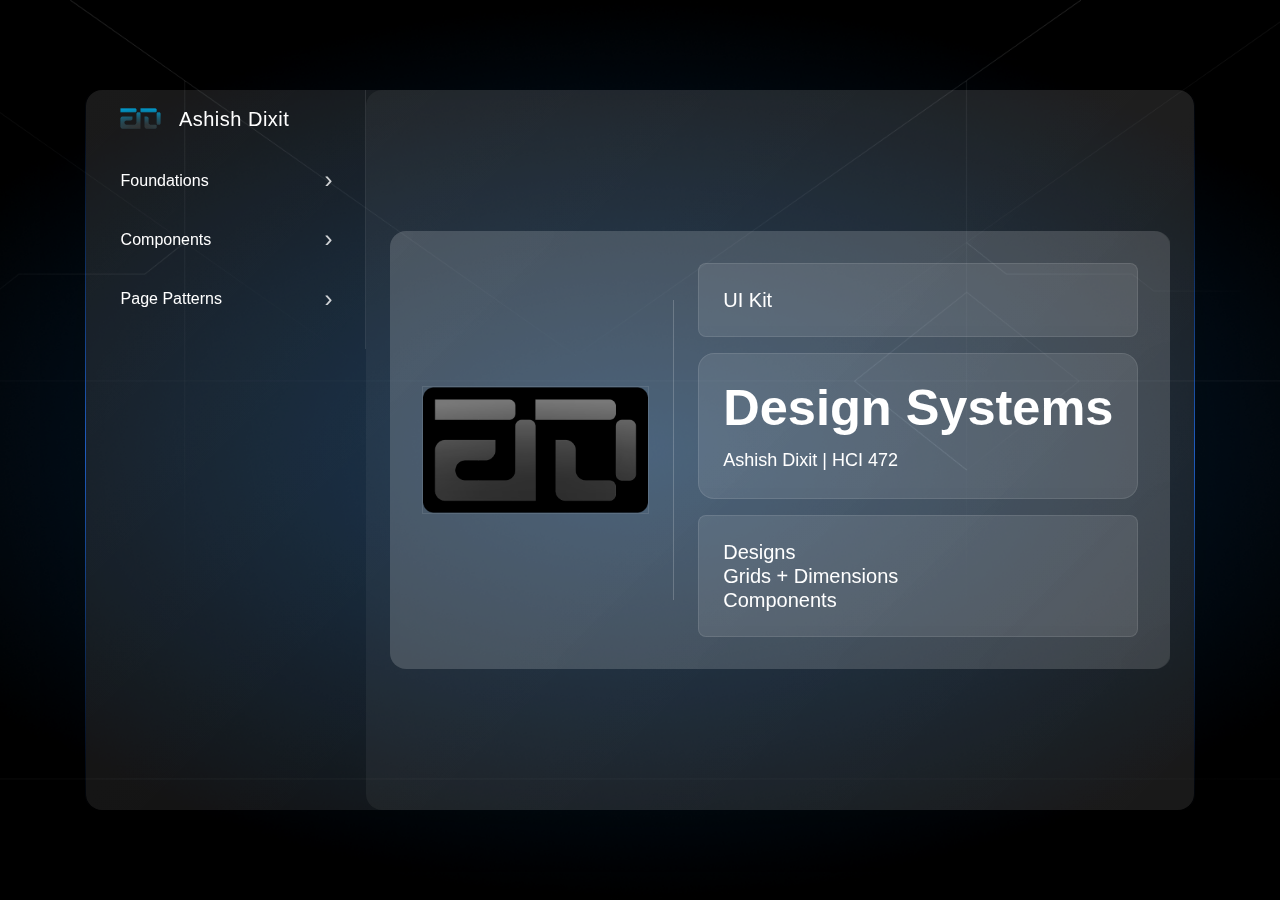
<file: index.html>
<!DOCTYPE html>
<html lang="en">
<head>
    <meta charset="UTF-8">
    <meta name="viewport" content="width=device-width, initial-scale=1.0">
    <title>Ashish Dixit</title>
    <link rel="icon" type="image/x-icon" href="assets/favicon.ico">
    <link href="https://cdn.jsdelivr.net/npm/bootstrap@5.3.0/dist/css/bootstrap.min.css" rel="stylesheet">
    <link rel="stylesheet" href="styles.css">
</head>
<body>
    <div class="container-fluid min-vh-100 d-flex align-items-center justify-content-center p-4 main-background">
        <div class="glass-container bg-opacity-25 p-0 rounded-4 shadow-lg mx-auto my-4 text-white d-flex">
            <!-- Add hamburger button -->
            <button class="navbar-toggler d-lg-none position-absolute top-0 end-0 m-3" type="button" data-bs-toggle="collapse" data-bs-target="#sidebarContent" aria-controls="sidebarContent" aria-expanded="false" aria-label="Toggle navigation">
                <span class="navbar-toggler-icon"></span>
            </button>

            <!-- Wrap sidebar content in collapsible div -->
            <div id="sidebarContent" class="collapse d-lg-block">
                <!-- Sidebar content -->
                <div class="sidebar bg-transparent text-white p-3">
                    <!-- Logo and Name Section -->
                    <div class="sidebar-header mb-4 text-center d-flex align-items-center ps-3">
                        <a href="index.html" class="text-decoration-none d-flex align-items-center">
                            <img src="assets/logo.png" alt="Logo" class="sidebar-logo my-auto" height="25" style="width: auto;">
                            <h5 class="fw-light mb-0 ms-3 text-white">Ashish Dixit</h5>
                        </a>
                    </div>

                    <!-- Accordion Menu -->
                    <div class="accordion accordion-dark" id="sidebarAccordion">
                        <!-- Foundations Menu -->
                        <div class="accordion-item bg-transparent border-light">
                            <h2 class="accordion-header">
                                <button class="accordion-button bg-transparent text-white collapsed" type="button" data-bs-toggle="collapse"
                                    data-bs-target="#foundationsCollapse">
                                    Foundations
                                </button>
                            </h2>
                            <div id="foundationsCollapse" class="accordion-collapse collapse" data-bs-parent="#sidebarAccordion">
                                <div class="accordion-body">
                                    <ul class="list-unstyled">
                                        <li class="ps-3"><a href="typography.html" class="nav-link">Typography</a></li>
                                        <li class="ps-3"><a href="color.html" class="nav-link">Color</a></li>
                                        <li class="ps-3"><a href="logo.html" class="nav-link">Logo</a></li>
                                    </ul>
                                </div>
                            </div>
                        </div>

                        <!-- Components Menu -->
                        <div class="accordion-item bg-transparent border-light">

                            <h2 class="accordion-header">
                                <button class="accordion-button bg-transparent text-white collapsed" type="button" data-bs-toggle="collapse"
                                    data-bs-target="#componentsCollapse">
                                    Components
                                </button>
                            </h2>
                            <div id="componentsCollapse" class="accordion-collapse collapse" data-bs-parent="#sidebarAccordion">
                                <div class="accordion-body">
                                    <ul class="list-unstyled">
                                        <li class="ps-3"><a href="navbar.html" class="nav-link">Navbar</a></li>
                                        <li class="ps-3"><a href="footer.html" class="nav-link">Footer</a></li>
                                        <li class="ps-3"><a href="card.html" class="nav-link">Card</a></li>
                                    </ul>
                                </div>
                            </div>
                        </div>

                        <!-- Page Patterns Menu -->
                        <div class="accordion-item bg-transparent border-light">
                            <h2 class="accordion-header">
                                <button class="accordion-button bg-transparent text-white collapsed" type="button" data-bs-toggle="collapse"
                                    data-bs-target="#patternsCollapse">
                                    Page Patterns
                                </button>
                            </h2>
                            <div id="patternsCollapse" class="accordion-collapse collapse" data-bs-parent="#sidebarAccordion">
                                <div class="accordion-body">
                                    <ul class="list-unstyled">
                                        <li class="ps-3"><a href="homepage.html" class="nav-link">Homepage</a></li>
                                        <li class="ps-3"><a href="casestudy.html" class="nav-link">Case study</a></li>
                                    </ul>
                                </div>
                            </div>
                        </div>
                    </div>
                </div>
            </div>
            
            <!-- Main content -->
            <div id="mainContent" class="main-content p-4 flex-grow-1 d-flex align-items-center justify-content-center rounded-4">
                <div class="glow-container d-flex align-items-center gap-4">
                    <div class="hero-image text-center">
                        <img src="assets/logo-hero.png" alt="Hero" class="img-fluid">
                    </div>
                    
                    <div class="vertical-divider"></div>
                    
                    <div class="d-flex flex-column gap-3">
                        <div class="glow-box p-4 rounded-3 d-inline-block">
                            <h5 class="mb-0">UI Kit</h5>
                        </div>
                        <div class="glow-box p-4 rounded-4 d-inline-block design-systems-card">
                            <h3 class="mb-0">Design Systems</h3>
                            <p class="mb-0 mt-2">Ashish Dixit | HCI 472</p>
                        </div>
                        <div class="glow-box p-4 rounded-3 d-inline-block">
                            <h5 class="mb-0">Designs</h5>
                            <h5 class="mb-0">Grids + Dimensions</h5>
                            <h5 class="mb-0">Components</h5>
                        </div>
                    </div>
                </div>
            </div>
        </div>
    </div>

    <!-- Add Bootstrap JS -->
    <script src="https://cdn.jsdelivr.net/npm/bootstrap@5.3.0/dist/js/bootstrap.bundle.min.js"></script>

    <!-- Add before closing body tag -->
    <script>
        const container = document.querySelector('.glass-container');
        
        container.addEventListener('mousemove', (e) => {
            const rect = container.getBoundingClientRect();
            const x = e.clientX - rect.left;
            const y = e.clientY - rect.top;
            
            // Calculate angle based on cursor position relative to center
            const centerX = rect.width / 2;
            const centerY = rect.height / 2;
            const angle = (Math.atan2(y - centerY, x - centerX) * 180 / Math.PI + 360) % 360;
            
            // Calculate distance to nearest border
            const distanceToLeft = x;
            const distanceToRight = rect.width - x;
            const distanceToTop = y;
            const distanceToBottom = rect.height - y;
            
            const distance = Math.min(
                distanceToLeft,
                distanceToRight,
                distanceToTop,
                distanceToBottom
            );
            
            // Set the CSS variables
            container.style.setProperty('--angle', `${angle}deg`);
            container.style.setProperty('--distance', `${distance}`);
        });

        container.addEventListener('mouseleave', () => {
            container.style.setProperty('--distance', '200');
        });
    </script>

    <!-- Add this script right before the closing body tag, after the existing scripts -->
    <script>
        // Get current page filename
        const currentPage = window.location.pathname.split('/').pop() || 'index.html';
        
        // Find and activate the corresponding nav link
        document.querySelectorAll('.nav-link').forEach(link => {
            const href = link.getAttribute('href');
            if (href === currentPage) {
                link.classList.add('active');
                // Find and expand the parent accordion if it exists
                const accordionCollapse = link.closest('.accordion-collapse');
                if (accordionCollapse) {
                    accordionCollapse.classList.add('show');
                    const accordionButton = document.querySelector(`[data-bs-target="#${accordionCollapse.id}"]`);
                    accordionButton.classList.remove('collapsed');
                }
            }
        });
    </script>

    <!-- Add this before the closing body tag -->
    <script>
        // Close mobile menu when clicking outside
        document.addEventListener('click', function(event) {
            const sidebar = document.getElementById('sidebarContent');
            const toggler = document.querySelector('.navbar-toggler');
            
            if (window.innerWidth < 992) { // Only on mobile
                if (!sidebar.contains(event.target) && !toggler.contains(event.target) && sidebar.classList.contains('show')) {
                    const bsCollapse = new bootstrap.Collapse(sidebar);
                    bsCollapse.hide();
                }
            }
        });

        // Close mobile menu when clicking a link
        document.querySelectorAll('#sidebarContent .nav-link').forEach(link => {
            link.addEventListener('click', () => {
                if (window.innerWidth < 992) {
                    const sidebar = document.getElementById('sidebarContent');
                    const bsCollapse = new bootstrap.Collapse(sidebar);
                    bsCollapse.hide();
                }
            });
        });
    </script>
</body>
</html>
</file>
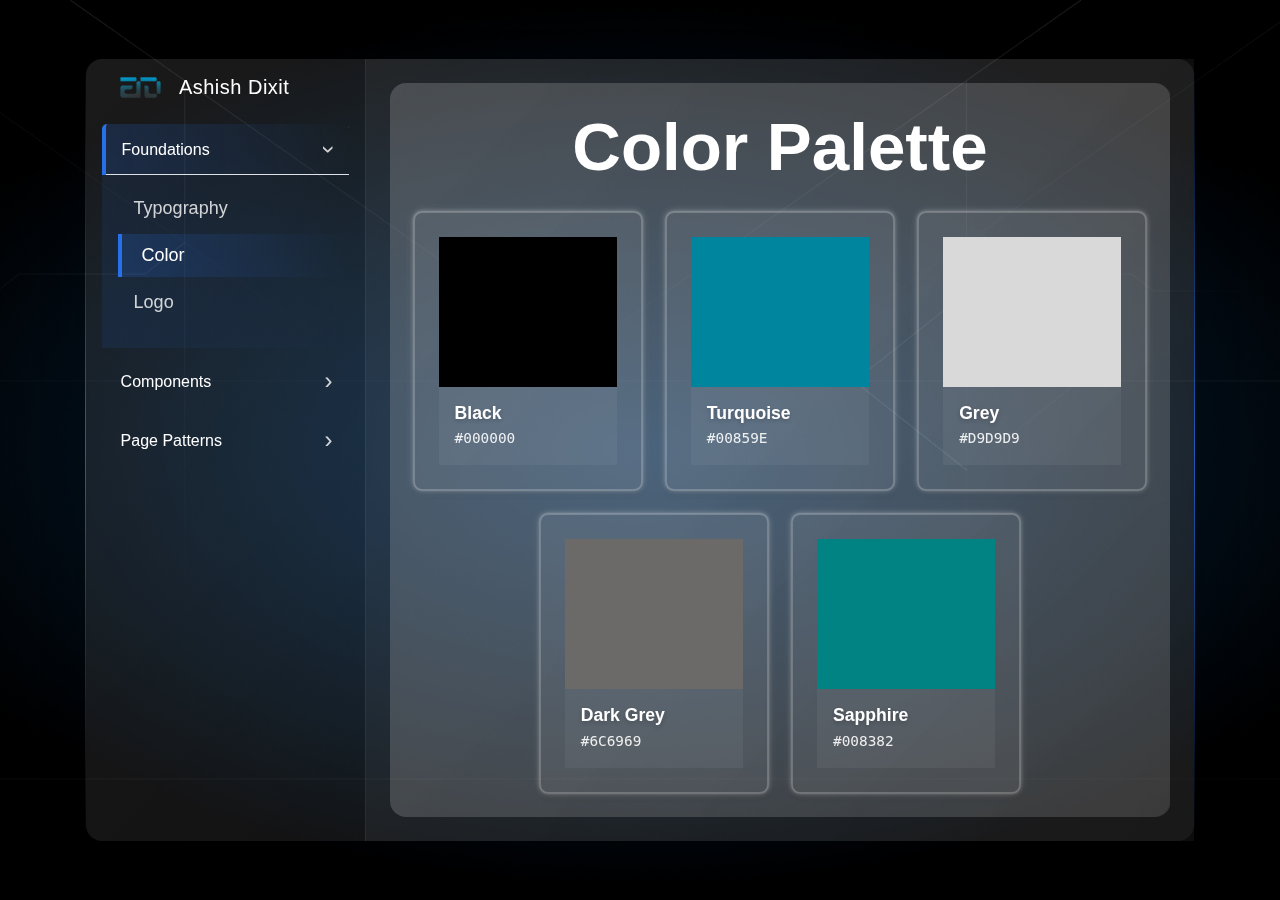
<file: color.html>
<!DOCTYPE html>
<html lang="en">
<head>
    <meta charset="UTF-8">
    <meta name="viewport" content="width=device-width, initial-scale=1.0">
    <title>Ashish Dixit</title>
    <link rel="icon" type="image/x-icon" href="assets/favicon.ico">
    <link href="https://cdn.jsdelivr.net/npm/bootstrap@5.3.0/dist/css/bootstrap.min.css" rel="stylesheet">
    <link rel="stylesheet" href="styles.css">
</head>
<body>
    <div class="container-fluid min-vh-100 d-flex align-items-center justify-content-center p-4">
        <div class="glass-container bg-opacity-25 p-0 rounded-4 shadow-lg mx-auto my-4 text-white d-flex">
            <!-- Include the same sidebar as index.html -->
            <div class="sidebar bg-transparent text-white p-3">
                <!-- Logo and Name Section -->
                <div class="sidebar-header mb-4 text-center d-flex align-items-center ps-3">
                    <a href="index.html" class="text-decoration-none d-flex align-items-center">
                        <img src="assets/logo.png" alt="Logo" class="sidebar-logo my-auto" height="25" style="width: auto;">
                        <h5 class="fw-light mb-0 ms-3 text-white">Ashish Dixit</h5>
                    </a>
                </div>

                <!-- Accordion Menu -->
                <div class="accordion accordion-dark" id="sidebarAccordion">
                    <!-- Foundations Menu -->
                    <div class="accordion-item bg-transparent border-light">
                        <h2 class="accordion-header">
                            <button class="accordion-button bg-transparent text-white collapsed" type="button" data-bs-toggle="collapse"
                                data-bs-target="#foundationsCollapse">
                                Foundations
                            </button>
                        </h2>
                        <div id="foundationsCollapse" class="accordion-collapse collapse" data-bs-parent="#sidebarAccordion">
                            <div class="accordion-body">
                                <ul class="list-unstyled">
                                    <li class="ps-3"><a href="typography.html" class="nav-link">Typography</a></li>
                                    <li class="ps-3"><a href="color.html" class="nav-link">Color</a></li>
                                    <li class="ps-3"><a href="logo.html" class="nav-link">Logo</a></li>
                                </ul>
                            </div>
                        </div>
                    </div>

                    <!-- Components Menu -->
                    <div class="accordion-item bg-transparent border-light">
                        <h2 class="accordion-header">
                            <button class="accordion-button bg-transparent text-white collapsed" type="button" data-bs-toggle="collapse"
                                data-bs-target="#componentsCollapse">
                                Components
                            </button>
                        </h2>
                        <div id="componentsCollapse" class="accordion-collapse collapse" data-bs-parent="#sidebarAccordion">
                            <div class="accordion-body">
                                <ul class="list-unstyled">
                                    <li class="ps-3"><a href="navbar.html" class="nav-link">Navbar</a></li>
                                    <li class="ps-3"><a href="footer.html" class="nav-link">Footer</a></li>
                                    <li class="ps-3"><a href="card.html" class="nav-link">Card</a></li>
                                </ul>
                            </div>
                        </div>
                    </div>

                    <!-- Page Patterns Menu -->
                    <div class="accordion-item bg-transparent border-light">
                        <h2 class="accordion-header">
                            <button class="accordion-button bg-transparent text-white collapsed" type="button" data-bs-toggle="collapse"
                                data-bs-target="#patternsCollapse">
                                Page Patterns
                            </button>
                        </h2>
                        <div id="patternsCollapse" class="accordion-collapse collapse" data-bs-parent="#sidebarAccordion">
                            <div class="accordion-body">
                                <ul class="list-unstyled">
                                    <li class="ps-3"><a href="homepage.html" class="nav-link">Homepage</a></li>
                                    <li class="ps-3"><a href="casestudy.html" class="nav-link">Case study</a></li>
                                </ul>
                            </div>
                        </div>
                    </div>
                </div>
            </div>
            
            <!-- Color specific content -->
            <div class="main-content p-4 d-flex align-items-center justify-content-center flex-1">
                <div class="glow-container p-4">
                    <h2 class="mb-4 text-center">Color Palette</h2>
                    <div class="row g-4 justify-content-center">
                        <div class="col-md-6 col-lg-4">
                            <div class="glow-box color-card">
                                <div class="color-sample" style="background: #000000;"></div>
                                <div class="color-info p-3">
                                    <h3 class="mb-1">Black</h3>
                                    <p class="color-code mb-0">#000000</p>
                                </div>
                            </div>
                        </div>
                        <div class="col-md-6 col-lg-4">
                            <div class="glow-box color-card">
                                <div class="color-sample" style="background: #00859E;"></div>
                                <div class="color-info p-3">
                                    <h3 class="mb-1">Turquoise</h3>
                                    <p class="color-code mb-0">#00859E</p>
                                </div>
                            </div>
                        </div>
                        <div class="col-md-6 col-lg-4">
                            <div class="glow-box color-card">
                                <div class="color-sample" style="background: #D9D9D9;"></div>
                                <div class="color-info p-3">
                                    <h3 class="mb-1">Grey</h3>
                                    <p class="color-code mb-0">#D9D9D9</p>
                                </div>
                            </div>
                        </div>
                        <div class="col-md-6 col-lg-4">
                            <div class="glow-box color-card">
                                <div class="color-sample" style="background: #6C6969;"></div>
                                <div class="color-info p-3">
                                    <h3 class="mb-1">Dark Grey</h3>
                                    <p class="color-code mb-0">#6C6969</p>
                                </div>
                            </div>
                        </div>
                        <div class="col-md-6 col-lg-4">
                            <div class="glow-box color-card">
                                <div class="color-sample" style="background: #008382;"></div>
                                <div class="color-info p-3">
                                    <h3 class="mb-1">Sapphire</h3>
                                    <p class="color-code mb-0">#008382</p>
                                </div>
                            </div>
                        </div>
                    </div>
                </div>
            </div>
        </div>
    </div>

    <script src="https://cdn.jsdelivr.net/npm/bootstrap@5.3.0/dist/js/bootstrap.bundle.min.js"></script>
    <!-- Include the container glow effect script from index.html -->
    <script>
        // Get current page filename
        const currentPage = window.location.pathname.split('/').pop() || 'index.html';
        
        // Find and activate the corresponding nav link
        document.querySelectorAll('.nav-link').forEach(link => {
            if (link.getAttribute('href') === currentPage) {
                link.classList.add('active');
                // Find and expand the parent accordion
                const accordionCollapse = link.closest('.accordion-collapse');
                if (accordionCollapse) {
                    accordionCollapse.classList.add('show');
                    const accordionButton = document.querySelector(`[data-bs-target="#${accordionCollapse.id}"]`);
                    if (accordionButton) {
                        accordionButton.classList.remove('collapsed');
                    }
                }
            }
        });
    </script>
</body>
</html>
</file>
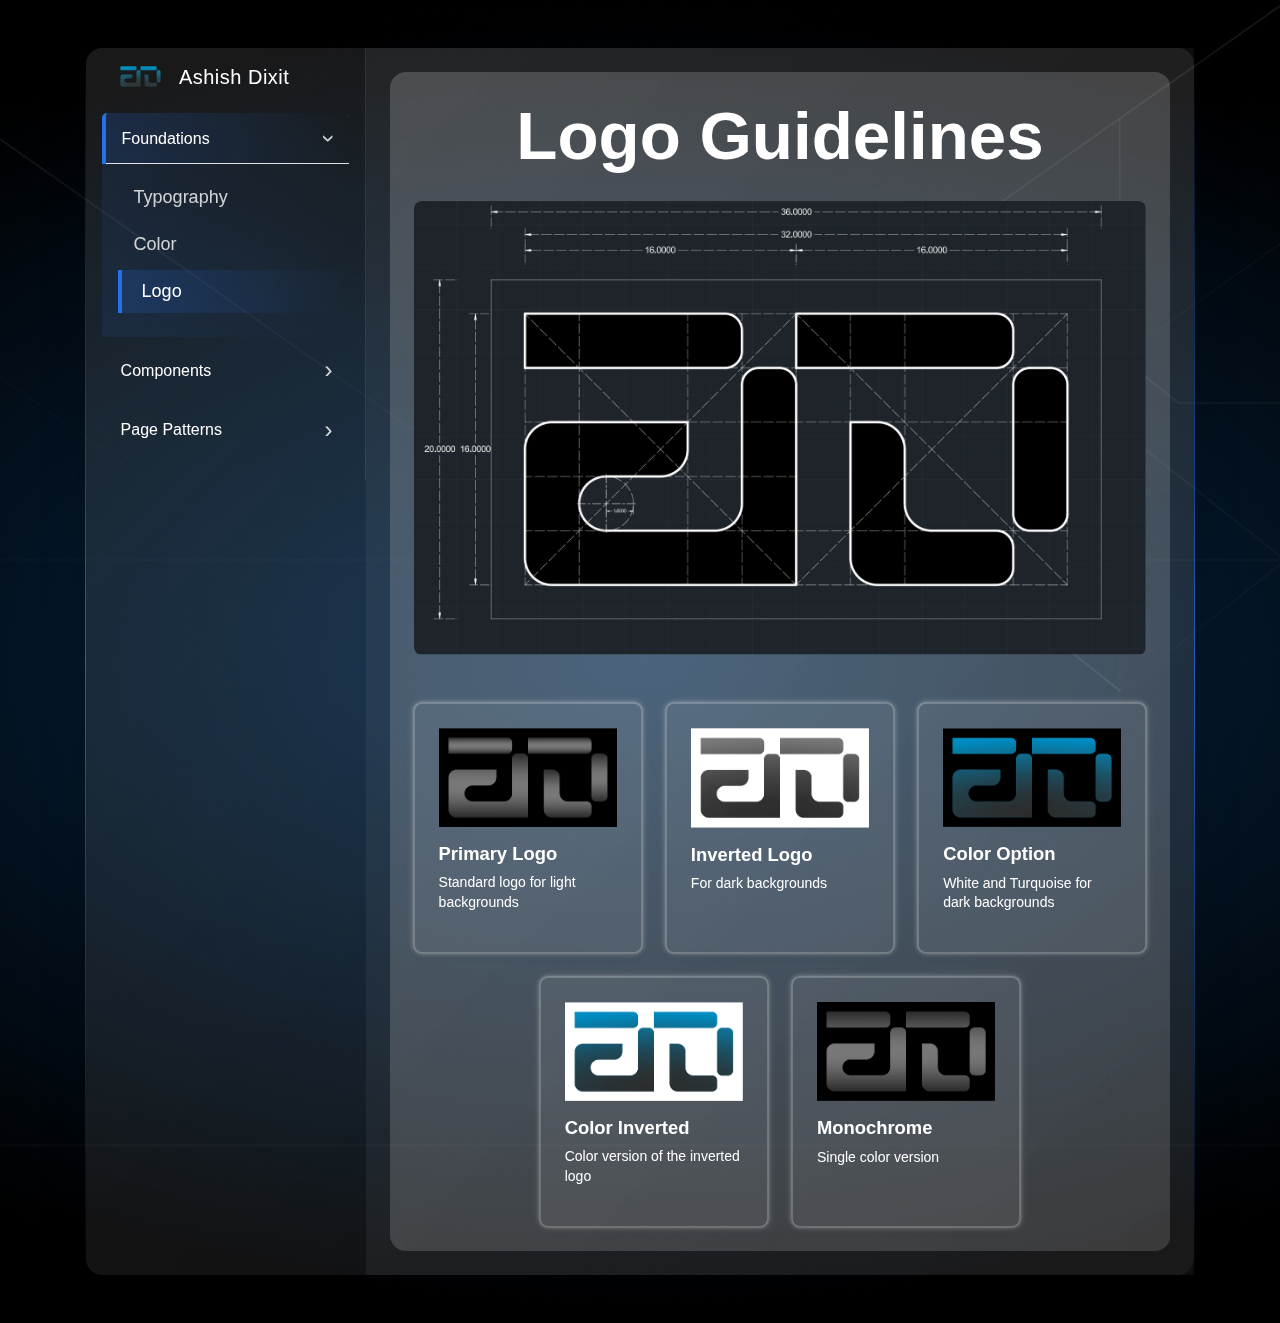
<file: logo.html>
<!DOCTYPE html>
<html lang="en">
<head>
    <meta charset="UTF-8">
    <meta name="viewport" content="width=device-width, initial-scale=1.0">
    <title>Ashish Dikshit</title>
    <link rel="icon" type="image/x-icon" href="assets/favicon.ico">
    <link href="https://cdn.jsdelivr.net/npm/bootstrap@5.3.0/dist/css/bootstrap.min.css" rel="stylesheet">
    <link rel="stylesheet" href="styles.css">
</head>
<body>
    <div class="container-fluid min-vh-100 d-flex align-items-center justify-content-center p-4">
        <div class="glass-container bg-opacity-25 p-0 rounded-4 shadow-lg mx-auto my-4 text-white d-flex">
            <!-- Include the same sidebar as index.html -->
            <button class="navbar-toggler d-lg-none position-absolute top-0 end-0 m-3" type="button" data-bs-toggle="collapse" data-bs-target="#sidebarContent" aria-controls="sidebarContent" aria-expanded="false" aria-label="Toggle navigation">
                <span class="navbar-toggler-icon"></span>
            </button>

            <div id="sidebarContent" class="collapse d-lg-block">
                <div class="sidebar bg-transparent text-white p-3">
                    <!-- Logo and Name Section -->
                    <div class="sidebar-header mb-4 text-center d-flex align-items-center ps-3">
                        <a href="index.html" class="text-decoration-none d-flex align-items-center">
                            <img src="assets/logo.png" alt="Logo" class="sidebar-logo my-auto" height="25" style="width: auto;">
                            <h5 class="fw-light mb-0 ms-3 text-white">Ashish Dixit</h5>
                        </a>
                    </div>

                    <!-- Accordion Menu -->
                    <div class="accordion accordion-dark" id="sidebarAccordion">
                        <!-- Foundations Menu -->
                        <div class="accordion-item bg-transparent border-light">
                            <h2 class="accordion-header">
                                <button class="accordion-button bg-transparent text-white collapsed" type="button" data-bs-toggle="collapse"
                                    data-bs-target="#foundationsCollapse">
                                    Foundations
                                </button>
                            </h2>
                            <div id="foundationsCollapse" class="accordion-collapse collapse" data-bs-parent="#sidebarAccordion">
                                <div class="accordion-body">
                                    <ul class="list-unstyled">
                                        <li class="ps-3"><a href="typography.html" class="nav-link">Typography</a></li>
                                        <li class="ps-3"><a href="color.html" class="nav-link">Color</a></li>
                                        <li class="ps-3"><a href="logo.html" class="nav-link">Logo</a></li>
                                    </ul>
                                </div>
                            </div>
                        </div>

                        <!-- Components Menu -->
                        <div class="accordion-item bg-transparent border-light">
                            <h2 class="accordion-header">
                                <button class="accordion-button bg-transparent text-white collapsed" type="button" data-bs-toggle="collapse"
                                    data-bs-target="#componentsCollapse">
                                    Components
                                </button>
                            </h2>
                            <div id="componentsCollapse" class="accordion-collapse collapse" data-bs-parent="#sidebarAccordion">
                                <div class="accordion-body">
                                    <ul class="list-unstyled">
                                        <li class="ps-3"><a href="navbar.html" class="nav-link">Navbar</a></li>
                                        <li class="ps-3"><a href="footer.html" class="nav-link">Footer</a></li>
                                        <li class="ps-3"><a href="card.html" class="nav-link">Card</a></li>
                                    </ul>
                                </div>
                            </div>
                        </div>

                        <!-- Page Patterns Menu -->
                        <div class="accordion-item bg-transparent border-light">
                            <h2 class="accordion-header">
                                <button class="accordion-button bg-transparent text-white collapsed" type="button" data-bs-toggle="collapse"
                                    data-bs-target="#patternsCollapse">
                                    Page Patterns
                                </button>
                            </h2>
                            <div id="patternsCollapse" class="accordion-collapse collapse" data-bs-parent="#sidebarAccordion">
                                <div class="accordion-body">
                                    <ul class="list-unstyled">
                                        <li class="ps-3"><a href="homepage.html" class="nav-link">Homepage</a></li>
                                        <li class="ps-3"><a href="casestudy.html" class="nav-link">Case study</a></li>
                                    </ul>
                                </div>
                            </div>
                        </div>
                    </div>
                </div>
            </div>
            
            <!-- Logo specific content -->
            <div class="main-content p-4 d-flex align-items-center justify-content-center flex-1">
                <div class="glow-container p-4">
                    <h2 class="mb-4 text-center">Logo Guidelines</h2>
                    
                    <div class="cover-image mb-5">
                        <img src="assets/logo-cover.png" alt="Logo Cover" class="img-fluid rounded-3">
                    </div>

                    <div class="row g-4 justify-content-center">
                        <div class="col-md-6 col-lg-4">
                            <div class="glow-box logo-card">
                                <img src="assets/primary-logo.png" alt="Primary Logo" class="img-fluid mb-3">
                                <h4>Primary Logo</h4>
                                <p class="mb-0">Standard logo for light backgrounds</p>
                            </div>
                        </div>
                        <div class="col-md-6 col-lg-4">
                            <div class="glow-box logo-card">
                                <img src="assets/logo-inv.png" alt="Inverted Logo" class="img-fluid mb-3">
                                <h4>Inverted Logo</h4>
                                <p class="mb-0">For dark backgrounds</p>
                            </div>
                        </div>
                        <div class="col-md-6 col-lg-4">
                            <div class="glow-box logo-card">
                                <img src="assets/logo-co.png" alt="Minimum Size" class="img-fluid mb-3">
                                <h4>Color Option</h4>
                                <p class="mb-0">White and Turquoise for dark backgrounds</p>
                            </div>
                        </div>
                        <div class="col-md-6 col-lg-4">
                            <div class="glow-box logo-card">
                                <img src="assets/logo-co-1.png" alt="Clear Space" class="img-fluid mb-3">
                                <h4>Color Inverted</h4>
                                <p class="mb-0">Color version of the inverted logo</p>
                            </div>
                        </div>
                        <div class="col-md-6 col-lg-4">
                            <div class="glow-box logo-card">
                                <img src="assets/logo-mo.png" alt="Monochrome" class="img-fluid mb-3">
                                <h4>Monochrome</h4>
                                <p class="mb-0">Single color version</p>
                            </div>
                        </div>
                    </div>
                </div>
            </div>
        </div>
    </div>

    <script src="https://cdn.jsdelivr.net/npm/bootstrap@5.3.0/dist/js/bootstrap.bundle.min.js"></script>
    <!-- Include the container glow effect script from index.html -->
    <script>
        // Get current page filename
        const currentPage = window.location.pathname.split('/').pop() || 'index.html';
        
        // Find and activate the corresponding nav link
        document.querySelectorAll('.nav-link').forEach(link => {
            if (link.getAttribute('href') === currentPage) {
                link.classList.add('active');
                // Find and expand the parent accordion
                const accordionCollapse = link.closest('.accordion-collapse');
                if (accordionCollapse) {
                    accordionCollapse.classList.add('show');
                    const accordionButton = document.querySelector(`[data-bs-target="#${accordionCollapse.id}"]`);
                    if (accordionButton) {
                        accordionButton.classList.remove('collapsed');
                    }
                }
            }
        });
    </script>
</body>
</html>
</file>
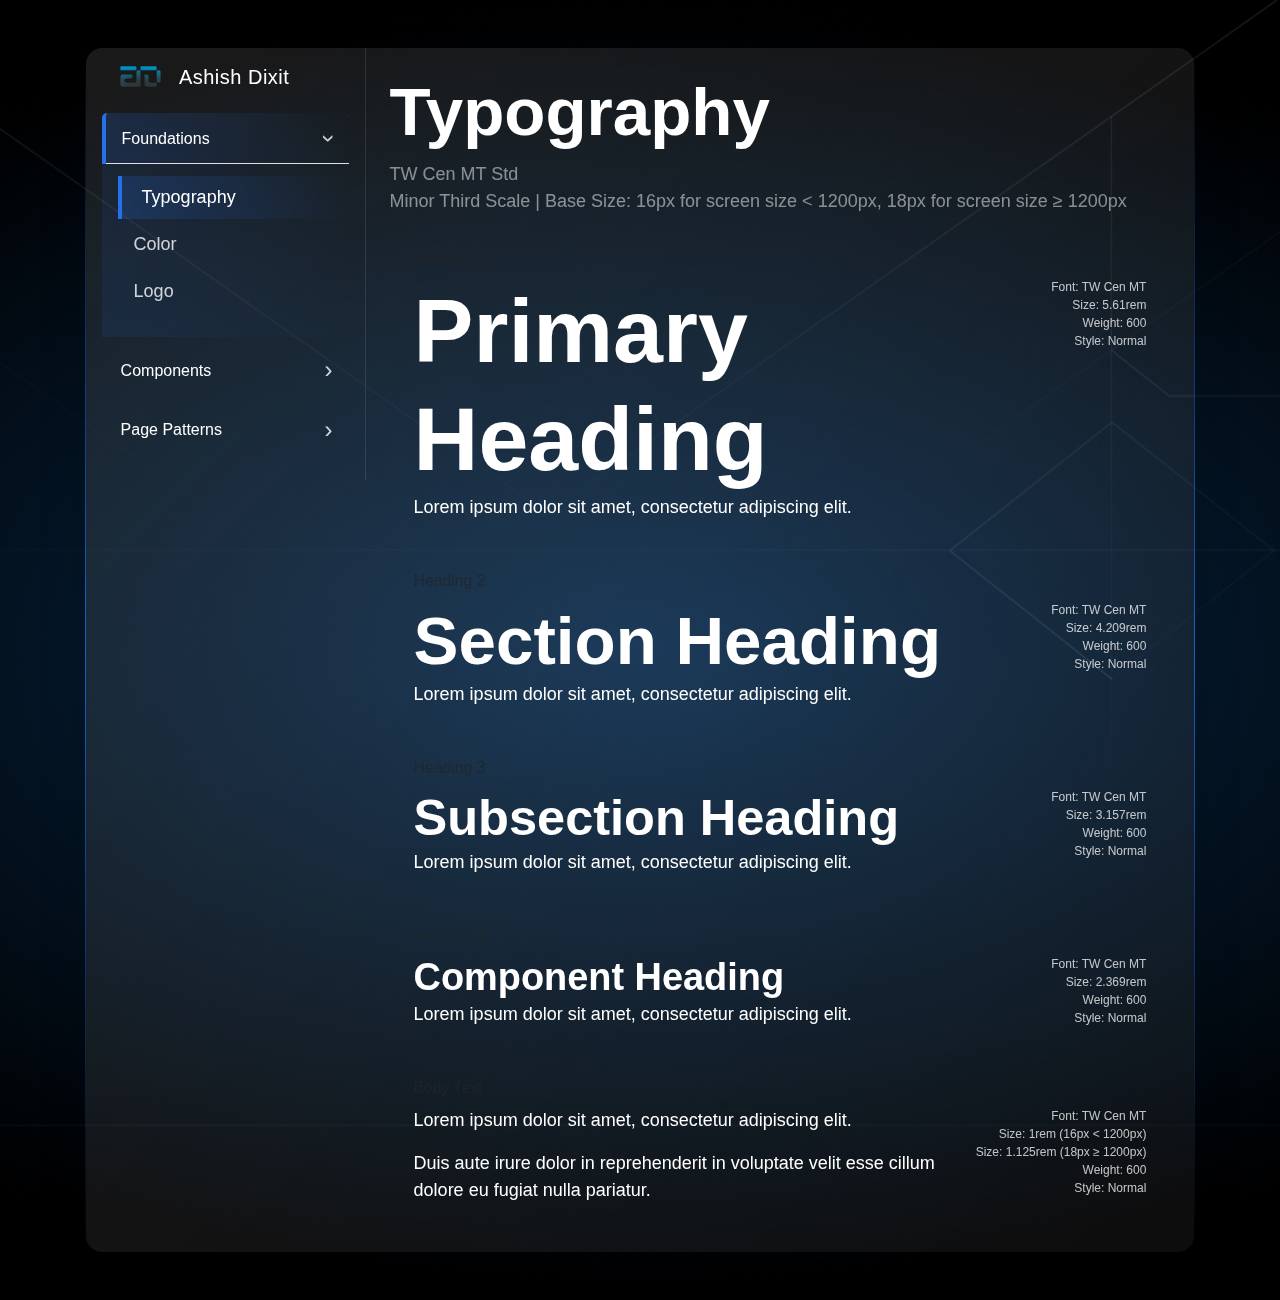
<file: typography.html>
<!DOCTYPE html>
<html lang="en">
<head>
    <meta charset="UTF-8">
    <meta name="viewport" content="width=device-width, initial-scale=1.0">
    <title>Ashish Dixit</title>
    <link rel="icon" type="image/x-icon" href="assets/favicon.ico">
    <link href="https://cdn.jsdelivr.net/npm/bootstrap@5.3.0/dist/css/bootstrap.min.css" rel="stylesheet">
    <link rel="stylesheet" href="styles.css">
</head>
<body>
    <div class="container-fluid min-vh-100 d-flex align-items-center justify-content-center p-4">
        <div class="glass-container bg-opacity-25 p-0 rounded-4 shadow-lg mx-auto my-4 text-white d-flex">
            <!-- Include the same sidebar as index.html -->
            <button class="navbar-toggler d-lg-none position-absolute top-0 end-0 m-3" type="button" data-bs-toggle="collapse" data-bs-target="#sidebarContent" aria-controls="sidebarContent" aria-expanded="false" aria-label="Toggle navigation">
                <span class="navbar-toggler-icon"></span>
            </button>

            <!-- Wrap sidebar content in collapsible div -->
            <div id="sidebarContent" class="collapse d-lg-block">
                <div class="sidebar bg-transparent text-white p-3">
                    <!-- Logo and Name Section -->
                    <div class="sidebar-header mb-4 text-center d-flex align-items-center ps-3">
                        <a href="index.html" class="text-decoration-none d-flex align-items-center">
                            <img src="assets/logo.png" alt="Logo" class="sidebar-logo my-auto" height="25" style="width: auto;">
                            <h5 class="fw-light mb-0 ms-3 text-white">Ashish Dixit</h5>
                        </a>
                    </div>

                    <!-- Accordion Menu -->
                    <div class="accordion accordion-dark" id="sidebarAccordion">
                        <!-- Foundations Menu -->
                        <div class="accordion-item bg-transparent border-light">
                            <h2 class="accordion-header">
                                <button class="accordion-button bg-transparent text-white collapsed" type="button" data-bs-toggle="collapse"
                                    data-bs-target="#foundationsCollapse">
                                    Foundations
                                </button>
                            </h2>
                            <div id="foundationsCollapse" class="accordion-collapse collapse" data-bs-parent="#sidebarAccordion">
                                <div class="accordion-body">
                                    <ul class="list-unstyled">
                                        <li class="ps-3"><a href="typography.html" class="nav-link">Typography</a></li>
                                        <li class="ps-3"><a href="color.html" class="nav-link">Color</a></li>
                                        <li class="ps-3"><a href="logo.html" class="nav-link">Logo</a></li>
                                    </ul>
                                </div>
                            </div>
                        </div>

                        <!-- Components Menu -->
                        <div class="accordion-item bg-transparent border-light">
                            <h2 class="accordion-header">
                                <button class="accordion-button bg-transparent text-white collapsed" type="button" data-bs-toggle="collapse"
                                    data-bs-target="#componentsCollapse">
                                    Components
                                </button>
                            </h2>
                            <div id="componentsCollapse" class="accordion-collapse collapse" data-bs-parent="#sidebarAccordion">
                                <div class="accordion-body">
                                    <ul class="list-unstyled">
                                        <li class="ps-3"><a href="navbar.html" class="nav-link">Navbar</a></li>
                                        <li class="ps-3"><a href="footer.html" class="nav-link">Footer</a></li>
                                        <li class="ps-3"><a href="card.html" class="nav-link">Card</a></li>
                                    </ul>
                                </div>
                            </div>
                        </div>

                        <!-- Page Patterns Menu -->
                        <div class="accordion-item bg-transparent border-light">
                            <h2 class="accordion-header">
                                <button class="accordion-button bg-transparent text-white collapsed" type="button" data-bs-toggle="collapse"
                                    data-bs-target="#patternsCollapse">
                                    Page Patterns
                                </button>
                            </h2>
                            <div id="patternsCollapse" class="accordion-collapse collapse" data-bs-parent="#sidebarAccordion">
                                <div class="accordion-body">
                                    <ul class="list-unstyled">
                                        <li class="ps-3"><a href="homepage.html" class="nav-link">Homepage</a></li>
                                        <li class="ps-3"><a href="casestudy.html" class="nav-link">Case study</a></li>
                                    </ul>
                                </div>
                            </div>
                        </div>
                    </div>
                </div>
            </div>
            
            <!-- Typography specific content -->
            <div class="main-contentp-4 flex-1">
                <div class="p-4">
                    <h2 class="mb-2">Typography</h2>
                    <p class="text-white-50 mb-2">
                        TW Cen MT Std<br>
                        Minor Third Scale | Base Size: 16px for screen size < 1200px, 18px for screen size ≥ 1200px
                    </p>
                    
                    <!-- Typography Samples -->
                    <div class="p-4">
                        <!-- Heading 1 -->
                        <div class="position-relative mb-5">
                            <small class="text-muted d-block mb-2">Heading 1</small>
                            <div class="d-flex justify-content-between align-items-start">
                                <div class="content-section">
                                    <h1>Primary Heading</h1>
                                    <p class="mb-0">Lorem ipsum dolor sit amet, consectetur adipiscing elit.</p>
                                </div>
                                <div class="font-specs ms-3 text-white">
                                    <div>Font: TW Cen MT</div>
                                    <div>Size: 5.61rem</div>
                                    <div>Weight: 600</div>
                                    <div>Style: Normal</div>
                                </div>
                            </div>
                        </div>

                        <!-- Heading 2 -->
                        <div class="position-relative mb-5">
                            <small class="text-muted d-block mb-2">Heading 2</small>
                            <div class="d-flex justify-content-between align-items-start">
                                <div class="content-section">
                                    <h2>Section Heading</h2>
                                    <p class="mb-0">Lorem ipsum dolor sit amet, consectetur adipiscing elit.</p>
                                </div>
                                <div class="font-specs ms-3 text-white">
                                    <div>Font: TW Cen MT</div>
                                    <div>Size: 4.209rem</div>
                                    <div>Weight: 600</div>
                                    <div>Style: Normal</div>
                                </div>
                            </div>
                        </div>

                        <!-- Heading 3 -->
                        <div class="position-relative mb-5">
                            <small class="text-muted d-block mb-2">Heading 3</small>
                            <div class="d-flex justify-content-between align-items-start">
                                <div class="content-section">
                                    <h3>Subsection Heading</h3>
                                    <p class="mb-0">Lorem ipsum dolor sit amet, consectetur adipiscing elit.</p>
                                </div>
                                <div class="font-specs ms-3 text-white">
                                    <div>Font: TW Cen MT</div>
                                    <div>Size: 3.157rem</div>
                                    <div>Weight: 600</div>
                                    <div>Style: Normal</div>
                                </div>
                            </div>
                        </div>

                        <!-- Heading 4 -->
                        <div class="position-relative mb-5">
                            <small class="text-muted d-block mb-2">Heading 4</small>
                            <div class="d-flex justify-content-between align-items-start">
                                <div class="content-section">
                                    <h4>Component Heading</h4>
                                    <p class="mb-0">Lorem ipsum dolor sit amet, consectetur adipiscing elit.</p>
                                </div>
                                <div class="font-specs ms-3 text-white">
                                    <div>Font: TW Cen MT</div>
                                    <div>Size: 2.369rem</div>
                                    <div>Weight: 600</div>
                                    <div>Style: Normal</div>
                                </div>
                            </div>
                        </div>

                        <!-- Body Text -->
                        <div class="position-relative">
                            <small class="text-muted d-block mb-2">Body Text</small>
                            <div class="d-flex justify-content-between align-items-start">
                                <div class="content-section">
                                    <p class="mb-3">Lorem ipsum dolor sit amet, consectetur adipiscing elit.</p>
                                    <p class="mb-0">Duis aute irure dolor in reprehenderit in voluptate velit esse cillum dolore eu fugiat nulla pariatur.</p>
                                </div>
                                <div class="font-specs ms-3 text-white">
                                    <div>Font: TW Cen MT</div>
                                    <div>Size: 1rem (16px < 1200px)</div>
                                    <div>Size: 1.125rem (18px ≥ 1200px)</div>
                                    <div>Weight: 600</div>
                                    <div>Style: Normal</div>
                                </div>
                            </div>
                        </div>
                    </div>
                </div>
            </div>

        </div>
    </div>

    <script src="https://cdn.jsdelivr.net/npm/bootstrap@5.3.0/dist/js/bootstrap.bundle.min.js"></script>
    <!-- Include the container glow effect script from index.html -->
    <script>
        const container = document.querySelector('.glass-container');
        
        container.addEventListener('mousemove', (e) => {
            const rect = container.getBoundingClientRect();
            const x = e.clientX - rect.left;
            const y = e.clientY - rect.top;
            
            // Calculate angle based on cursor position relative to center
            const centerX = rect.width / 2;
            const centerY = rect.height / 2;
            const angle = (Math.atan2(y - centerY, x - centerX) * 180 / Math.PI + 360) % 360;
            
            // Calculate distance to nearest border
            const distanceToLeft = x;
            const distanceToRight = rect.width - x;
            const distanceToTop = y;
            const distanceToBottom = rect.height - y;
            
            const distance = Math.min(
                distanceToLeft,
                distanceToRight,
                distanceToTop,
                distanceToBottom
            );
            
            // Set the CSS variables
            container.style.setProperty('--angle', `${angle}deg`);
            container.style.setProperty('--distance', `${distance}`);
        });

        container.addEventListener('mouseleave', () => {
            container.style.setProperty('--distance', '200');
        });
    </script>
    <!-- Add this script before closing body tag -->
    <script>
        // Get current page filename
        const currentPage = window.location.pathname.split('/').pop() || 'index.html';
        
        // Find and activate the corresponding nav link
        document.querySelectorAll('.nav-link').forEach(link => {
            if (link.getAttribute('href') === currentPage) {
                link.classList.add('active');
                // Find and expand the parent accordion
                const accordionCollapse = link.closest('.accordion-collapse');
                if (accordionCollapse) {
                    accordionCollapse.classList.add('show');
                    const accordionButton = document.querySelector(`[data-bs-target="#${accordionCollapse.id}"]`);
                    if (accordionButton) {
                        accordionButton.classList.remove('collapsed');
                    }
                }
            }
        });
    </script>
</body>
</html>
</file>
<file: styles.css>
@font-face {
    font-family: 'TW Cen MT';
    src: local('TW Cen MT');
}

body {
    font-family: 'TW Cen MT', 'Arial', sans-serif;
    background-image: url('assets/background.png');
    background-position: center;
    background-repeat: no-repeat;
    background-size: cover;
    min-height: 100vh;
    font-size: 1rem;
}

@media (min-width: 1200px) {
    body {
        font-size: 1.125rem;
    }
}

.glass-container {
    backdrop-filter: blur(0.5px);
    -webkit-backdrop-filter: blur(0.5px);
    background: linear-gradient(
        135deg,
        rgba(255, 255, 255, 0.1),
        rgba(255, 255, 255, 0.05)
    );
    width: 90%;
    max-width: 1400px;
    min-height: 80vh;
    position: relative;
    border-radius: 0.75rem;
    border: none;
    transition: all 0.5s ease;
    flex-direction: row;
}

.glass-container::before {
    content: '';
    position: absolute;
    inset: -1px;
    padding: 1px;
    background: linear-gradient(
        calc(var(--angle, 0deg)),
        transparent 0%,
        rgba(38, 112, 233, calc(0.8 * (1 - (var(--distance, 0) / 200)))) 50%,
        transparent 100%
    );
    border-radius: inherit;
    -webkit-mask: 
        linear-gradient(#fff 0 0) content-box, 
        linear-gradient(#fff 0 0);
    -webkit-mask-composite: xor;
    mask-composite: exclude;
    pointer-events: none;
    transition: background 0.5s ease;
}

.sidebar {
    width: 280px;
    border-right: 1px solid rgba(255, 255, 255, 0.1);
    flex-shrink: 0;
}

.sidebar-logo {
    object-fit: cover;
}

.sidebar-header h5 {
    font-family: 'TW Cen MT', 'Arial', sans-serif;
    letter-spacing: 0.5px;
}

.accordion-dark .accordion-item {
    background-color: transparent !important;
    border: none;
    margin-bottom: 0.5rem;
}

.accordion-dark .accordion-button {
    font-family: 'TW Cen MT', 'Arial', sans-serif;
    padding: 1rem;
    border: none;
    position: relative;
    transition: all 0.3s ease;
    width: 100%;
    border-left: 3px solid transparent;
}

.accordion-dark .accordion-button::after {
    display: none;
}

.accordion-dark .accordion-button::before {
    content: '›';
    position: absolute;
    right: 1rem;
    font-size: 1.5rem;
    transition: transform 0.2s ease;
    color: rgba(255, 255, 255, 0.8);
}

.accordion-dark .accordion-button:not(.collapsed)::before {
    transform: rotate(90deg);
}

.accordion-dark .accordion-button:not(.collapsed),
.accordion-dark .accordion-button:hover {
    color: #fff;
    background: linear-gradient(90deg, 
        rgba(38, 112, 233, 0.2) 0%,
        rgba(38, 112, 233, 0.1) 50%,
        transparent 100%
    );
    border-left: 4px solid #2670E9;
    font-weight: 500;
}

.main-content {
    flex: 1;
    background: rgba(255, 255, 255, 0.05);
    min-width: 0;
}

.glow-container {
    background: rgba(255, 255, 255, 0.05);
    backdrop-filter: blur(10px);
    border-radius: 16px;
    padding: 2rem;
    width: 100%;
    max-width: 900px;
    margin: 0 auto;
}

@media (max-width: 768px) {
    .glow-container {
        padding: 1rem;
    }
}

.vertical-divider {
    width: 1px;
    height: 300px;
    background: rgba(255, 255, 255, 0.2);
}

.glow-box {
    background: rgba(255, 255, 255, 0.05);
    border: 1px solid rgba(255, 255, 255, 0.1);
    backdrop-filter: blur(10px);
    transition: all 0.3s ease;
    cursor: pointer;
    position: relative;
    height: 100%;
    padding: 1.5rem;
}

@media (max-width: 768px) {
    .glow-box {
        padding: 1rem;
    }
}

.glow-box::before {
    content: '';
    position: absolute;
    inset: -1px;
    background: rgba(255, 255, 255, 0.1);
    border-radius: inherit;
    z-index: -1;
    opacity: 0;
    transition: all 0.3s ease;
    filter: blur(8px);
}

.glow-box:hover {
    background: rgba(255, 255, 255, 0.1);
    transform: translateY(-2px);
}

.glow-box:hover::before {
    opacity: 1;
    inset: -5px;
}

.hero-image {
    flex: 1;
}

.hero-image img {
    max-height: 300px;
    width: 100%;
    object-fit: contain;
    border: 1px solid rgba(255, 255, 255, 0.1);
}

h1, .h1 { font-size: 5.61rem; }
h2, .h2 { font-size: 4.209rem; }
h3, .h3 { font-size: 3.157rem; }
h4, .h4 { font-size: 2.369rem; }

h1, .h1,
h2, .h2,
h3, .h3,
h4, .h4 {
    font-weight: 600;
    margin-bottom: 0;
}

.color-card {
    border-radius: 8px;
    overflow: hidden;
}

.color-sample {
    height: 150px;
    width: 100%;
}

.color-info {
    background: rgba(255, 255, 255, 0.03);
    backdrop-filter: blur(5px);
    padding: 1rem;
}

.color-info h3 {
    font-size: 1.1rem;
    margin-bottom: 0.25rem;
}

.color-code {
    font-family: monospace;
    font-size: 0.9rem;
    opacity: 0.9;
    margin: 0;
}

@media (max-width: 768px) {
    h1, .h1 { font-size: 3.815rem; }
    h2, .h2 { font-size: 3.052rem; }
    h3, .h3 { font-size: 2.441rem; }
    h4, .h4 { font-size: 1.953rem; }
}

.text-white-50 {
    color: rgba(255, 255, 255, 0.5) !important;
}

.font-monospace {
    font-family: monospace !important;
}

/* Sidebar nav links with blue left border */
.sidebar .nav-link {
    font-family: 'TW Cen MT', 'Arial', sans-serif;
    color: rgba(255, 255, 255, 0.8);
    padding: 0.5rem 1rem;
    transition: all 0.3s ease;
    position: relative;
    margin: 0.25rem 0;
}

.sidebar .nav-link::before {
    content: '';
    position: absolute;
    left: 0;
    top: 0;
    height: 100%;
    width: 3px;
    background-color: transparent;
    transition: background-color 0.3s ease;
}

.sidebar .nav-link:hover::before,
.sidebar .nav-link.active::before {
    background-color: #2670E9;
}

.sidebar .nav-link:hover,
.sidebar .nav-link.active {
    color: #fff;
    background: transparent;
    box-shadow: none;
    padding-left: 1.5rem;
}

/* Accordion styles */
.accordion-dark .accordion-body {
    padding: 0.5rem 0;
    background: linear-gradient(90deg, 
        rgba(38, 112, 233, 0.1) 0%,
        rgba(38, 112, 233, 0.05) 50%,
        transparent 100%
    );
}

.accordion-dark .accordion-button:hover {
    background: linear-gradient(90deg, 
        rgba(38, 112, 233, 0.1) 0%,
        rgba(38, 112, 233, 0.05) 50%,
        transparent 100%
    );
    border-left: 3px solid #2670E9;
}

/* Active state styles */
.sidebar .nav-link.active {
    color: #fff;
    background: linear-gradient(90deg, 
        rgba(38, 112, 233, 0.2) 0%,
        rgba(38, 112, 233, 0.1) 50%,
        transparent 100%
    );
    padding-left: 1.5rem;
    font-weight: 500;
}

.sidebar .nav-link.active::before {
    background-color: #2670E9;
    width: 4px;
}

.accordion-dark .accordion-button:not(.collapsed) {
    color: #fff;
    background: linear-gradient(90deg, 
        rgba(38, 112, 233, 0.2) 0%,
        rgba(38, 112, 233, 0.1) 50%,
        transparent 100%
    );
    border-left: 4px solid #2670E9;
    font-weight: 500;
}

/* Typography Page Styles */
.font-specs {
    font-size: 0.75rem;
    opacity: 0.75;
    text-align: right;
}

.content-section {
    flex: 1;
}

/* Color Page Styles */
.color-card {
    border-radius: 8px;
    backdrop-filter: blur(10px);
    background: rgba(255, 255, 255, 0.02);
    border: 1px solid rgba(255, 255, 255, 0.2);
    transition: all 0.3s ease;
    overflow: hidden;
    box-shadow: 0 4px 6px rgba(0, 0, 0, 0.1),
               0 0 2px rgba(255, 255, 255, 0.5),
               0 0 5px rgba(255, 255, 255, 0.3),
               0 0 10px rgba(255, 255, 255, 0.2);
    position: relative;
}

.color-card::after {
    content: '';
    position: absolute;
    top: 0;
    left: 0;
    right: 0;
    bottom: 0;
    border-radius: 8px;
    border: 1px solid rgba(255, 255, 255, 0.5);
    box-shadow: 0 0 4px rgba(255, 255, 255, 0.8),
               0 0 8px rgba(255, 255, 255, 0.5),
               0 0 12px rgba(255, 255, 255, 0.3);
    pointer-events: none;
    transition: opacity 0.3s ease;
    opacity: 0;
}

.color-card:hover::after {
    opacity: 1;
    animation: neonPulse 2s ease-in-out infinite;
}

.color-card:hover {
    transform: translateY(-5px);
    border-color: rgba(255, 255, 255, 0.6);
    box-shadow: 0 4px 6px rgba(0, 0, 0, 0.1),
               0 0 4px rgba(255, 255, 255, 0.8),
               0 0 10px rgba(255, 255, 255, 0.5),
               0 0 20px rgba(255, 255, 255, 0.3);
}

.color-card h3 {
    font-size: 1.1rem;
    text-shadow: 0 2px 4px rgba(0, 0, 0, 0.2);
}

/* Logo Page Styles */
.logo-card {
    border-radius: 8px;
    backdrop-filter: blur(10px);
    background: rgba(255, 255, 255, 0.02);
    border: 1px solid rgba(255, 255, 255, 0.2);
    transition: all 0.3s ease;
    overflow: hidden;
    box-shadow: 0 4px 6px rgba(0, 0, 0, 0.1),
               0 0 2px rgba(255, 255, 255, 0.5),
               0 0 5px rgba(255, 255, 255, 0.3),
               0 0 10px rgba(255, 255, 255, 0.2);
    position: relative;
    height: 100%;
    display: flex;
    flex-direction: column;
    min-height: 250px;
    padding: 1.5rem !important;
}

.logo-card::after {
    content: '';
    position: absolute;
    top: 0;
    left: 0;
    right: 0;
    bottom: 0;
    border-radius: 8px;
    border: 1px solid rgba(255, 255, 255, 0.5);
    box-shadow: 0 0 4px rgba(255, 255, 255, 0.8),
               0 0 8px rgba(255, 255, 255, 0.5),
               0 0 12px rgba(255, 255, 255, 0.3);
    pointer-events: none;
    transition: opacity 0.3s ease;
    opacity: 0;
}

.logo-card:hover::after {
    opacity: 1;
}

.logo-card:hover {
    transform: translateY(-5px);
    border-color: rgba(255, 255, 255, 0.6);
    box-shadow: 0 4px 6px rgba(0, 0, 0, 0.1),
               0 0 4px rgba(255, 255, 255, 0.8),
               0 0 10px rgba(255, 255, 255, 0.5),
               0 0 20px rgba(255, 255, 255, 0.3);
}

.logo-card img {
    max-height: 120px;
    width: auto;
    object-fit: contain;
    margin: 0 auto 1rem;
    flex-shrink: 0;
}

.logo-card h4 {
    margin-bottom: 0.5rem;
    font-size: 1.15rem;
}

.logo-card p {
    margin-bottom: 0;
    font-size: 0.875rem;
    line-height: 1.4;
}

.cover-image {
    margin-bottom: 3rem;
}

.cover-image img {
    width: 100%;
    height: auto;
    border-radius: 0.5rem;
}

/* Animations */
@keyframes neonPulse {
    0% { opacity: 0.8; }
    50% { opacity: 1; }
    100% { opacity: 0.8; }
}

/* Layout Utilities */
.flex-1 {
    flex: 1;
}

/* Viewport Controls */
.viewport-controls {
    text-align: center;
    margin-bottom: 2rem;
}

.viewport-controls .btn-group {
    margin-bottom: 0.5rem;
}

.viewport-controls .btn {
    color: #fff;
    border-color: rgba(255, 255, 255, 0.2);
}

.viewport-controls .btn.active {
    background-color: rgba(255, 255, 255, 0.1);
}

.viewport-info {
    color: rgba(255, 255, 255, 0.7);
    font-size: 0.9rem;
}

/* Preview Container Styles */
.viewport-preview {
    background: rgba(255, 255, 255, 0.05);
    border-radius: 12px;
    overflow: hidden;
    margin: 0 auto;
    width: 100%;
}

.preview-content {
    background: rgba(0, 0, 0, 0.2);
    height: 100%;
    position: relative;
}

.preview-image {
    display: block;
    width: 100%;
    height: 100%;
    object-fit: cover;
    transition: all 0.3s ease;
}

/* Viewport specific styles */
.preview-desktop {
    width: 100%;
    transition: all 0.3s ease;
}

.preview-tablet {
    width: 768px;
    max-width: 100%;
    margin: 0 auto;
    transition: all 0.3s ease;
}

.preview-phone {
    width: 375px;
    max-width: 100%;
    margin: 0 auto;
    transition: all 0.3s ease;
}

/* Responsive adjustments */
@media (max-width: 768px) {
    .preview-phone {
        width: 320px;
    }
    
    .viewport-preview {
        border-radius: 8px;
    }
}

/* Responsive grid adjustments */
.row {
    --bs-gutter-x: 1.5rem;
    --bs-gutter-y: 1.5rem;
}

@media (max-width: 768px) {
    .row {
        --bs-gutter-x: 1rem;
        --bs-gutter-y: 1rem;
    }
}

/* Card responsiveness */
.glow-box {
    height: 100%;
    padding: 1.5rem;
}

@media (max-width: 768px) {
    .glow-box {
        padding: 1rem;
    }
}

/* Typography responsiveness */
@media (max-width: 576px) {
    .viewport-info {
        font-size: 0.8rem;
    }

    h2 {
        font-size: 2rem;
        margin-bottom: 1rem;
    }
}

/* Would you like me to show you the updated HTML files with the inline styles removed? */

.viewport-selector {
    position: relative;
    background: rgba(13, 17, 23, 0.8);
    backdrop-filter: blur(10px);
    border-radius: 100px;
    padding: 4px;
    display: inline-flex;
    gap: 2px;
    border: 1px solid rgba(255, 255, 255, 0.1);
    box-shadow: 
        0 4px 24px -1px rgba(0, 0, 0, 0.3),
        inset 0 0 20px rgba(0, 0, 0, 0.3);
}

.glass-pill-slider {
    position: absolute;
    height: calc(100% - 8px);
    background: rgba(48, 54, 61, 0.95);
    backdrop-filter: blur(15px);
    border-radius: 100px;
    transition: all 0.3s cubic-bezier(0.4, 0, 0.2, 1);
    z-index: 0;
    border: 1px solid rgba(255, 255, 255, 0.1);
    box-shadow: 
        0 0 15px rgba(0, 0, 0, 0.2),
        inset 0 0 10px rgba(255, 255, 255, 0.05);
}

.glass-pill-button {
    position: relative;
    border: none;
    background: transparent;
    color: rgba(255, 255, 255, 0.7);
    padding: 8px 24px;
    border-radius: 100px;
    z-index: 1;
    transition: all 0.3s ease;
    font-size: 0.9rem;
    font-weight: 500;
    letter-spacing: 0.3px;
    white-space: nowrap;
}

.glass-pill-button:not(:last-child)::after {
    content: '';
    position: absolute;
    right: -1px;
    top: 20%;
    height: 60%;
    width: 1px;
    background: rgba(255, 255, 255, 0.1);
    z-index: 2;
}

.glass-pill-button:hover {
    color: rgba(255, 255, 255, 0.9);
}

.glass-pill-button.active {
    color: rgba(255, 255, 255, 0.95);
}

/* Subtle glow effect */
.viewport-selector:hover {
    box-shadow: 
        0 4px 24px -1px rgba(0, 0, 0, 0.3),
        inset 0 0 20px rgba(0, 0, 0, 0.3),
        0 0 20px rgba(0, 0, 0, 0.2);
}

@keyframes subtle-pulse {
    0% { box-shadow: 0 0 15px rgba(0, 0, 0, 0.2); }
    50% { box-shadow: 0 0 20px rgba(0, 0, 0, 0.3); }
    100% { box-shadow: 0 0 15px rgba(0, 0, 0, 0.2); }
}

.glass-pill-slider {
    animation: subtle-pulse 3s ease-in-out infinite;
}

.glass-card {
    background: rgba(255, 255, 255, 0.1);
    backdrop-filter: blur(12px);
    border: 1px solid rgba(255, 255, 255, 0.2);
    border-radius: 16px;
    overflow: hidden;
    transition: all 0.3s ease;
    max-width: 300px;
    margin: 0 auto;
}

.glass-card:hover {
    transform: translateY(-5px);
    box-shadow: 0 0 20px rgba(255, 255, 255, 0.2);
}

.glass-card-img {
    width: 100%;
    height: 200px;
    object-fit: cover;
}

.glass-card-content {
    padding: 1rem;
}

.glass-card-title {
    font-size: 1.25rem;
    margin-bottom: 0.5rem;
    color: white;
}

.glass-card-text {
    color: rgba(255, 255, 255, 0.8);
    margin-bottom: 1rem;
    font-size: 0.875rem;
}

.glass-card-button {
    display: inline-block;
    padding: 0.5rem 1rem;
    background: rgba(255, 255, 255, 0.1);
    border: 1px solid rgba(255, 255, 255, 0.2);
    border-radius: 8px;
    color: white;
    cursor: pointer;
    transition: all 0.3s ease;
    font-size: 0.875rem;
}

.glass-card-button:hover {
    background: rgba(255, 255, 255, 0.2);
}

.diagonal-pattern {
    width: 100%;
    height: 400px;
    background: transparent;
    position: relative;
    overflow: hidden;
}

.diagonal-pattern::before,
.diagonal-pattern::after {
    content: '';
    position: absolute;
    top: 50%;
    left: 50%;
    width: 120px;
    height: 2px;
    background: linear-gradient(
        90deg,
        transparent,
        rgba(255, 255, 255, 0.8),
        rgba(255, 255, 255, 1),
        rgba(255, 255, 255, 0.8),
        transparent
    );
    transform-origin: center;
}

.diagonal-pattern::before {
    transform: translate(-50%, -50%) rotate(45deg);
    box-shadow: 0 0 15px rgba(255, 255, 255, 0.5);
}

.diagonal-pattern::after {
    transform: translate(-50%, -50%) rotate(-45deg);
    box-shadow: 0 0 15px rgba(255, 255, 255, 0.5);
}

/* Add these responsive styles */
@media (max-width: 991.98px) {
    .glass-container {
        flex-direction: column;
    }
    
    .sidebar {
        width: 100%;
    }
}

@media (max-width: 767.98px) {
    .glow-container {
        flex-direction: column;
    }
    
    .hero-image img {
        max-width: 200px;
    }
    
    .vertical-divider {
        display: none;
    }
}

@media (min-width: 992px) {
    .glass-container {
        max-width: 1200px;
    }
    
    .sidebar {
        min-width: 250px;
        border-right: 1px solid rgba(255, 255, 255, 0.1);
    }
}

/* Hamburger menu styles */
.navbar-toggler {
    background: rgba(255, 255, 255, 0.1);
    border: 1px solid rgba(255, 255, 255, 0.2);
    z-index: 1000;
}

.navbar-toggler-icon {
    background-image: url("data:image/svg+xml,%3csvg xmlns='http://www.w3.org/2000/svg' viewBox='0 0 30 30'%3e%3cpath stroke='rgba%28255, 255, 255, 0.8%29' stroke-linecap='round' stroke-miterlimit='10' stroke-width='2' d='M4 7h22M4 15h22M4 23h22'/%3e%3c/svg%3e");
}

/* Responsive sidebar styles */
@media (max-width: 991.98px) {
    .glass-container {
        position: relative;
        flex-direction: column;
    }

    #sidebarContent {
        position: absolute;
        top: 0;
        left: 0;
        right: 0;
        background: rgba(0, 0, 0, 0.95);
        backdrop-filter: blur(10px);
        z-index: 999;
        border-radius: 0.75rem;
    }

    #sidebarContent.show {
        min-height: 100%;
    }

    .sidebar {
        width: 100%;
        border-right: none;
        border-bottom: 1px solid rgba(255, 255, 255, 0.1);
    }
}

/* Animation for menu */
#sidebarContent {
    transition: all 0.3s ease-in-out;
}

#sidebarContent.collapsing {
    height: auto;
    transition: all 0.3s ease-in-out;
}
</file>
